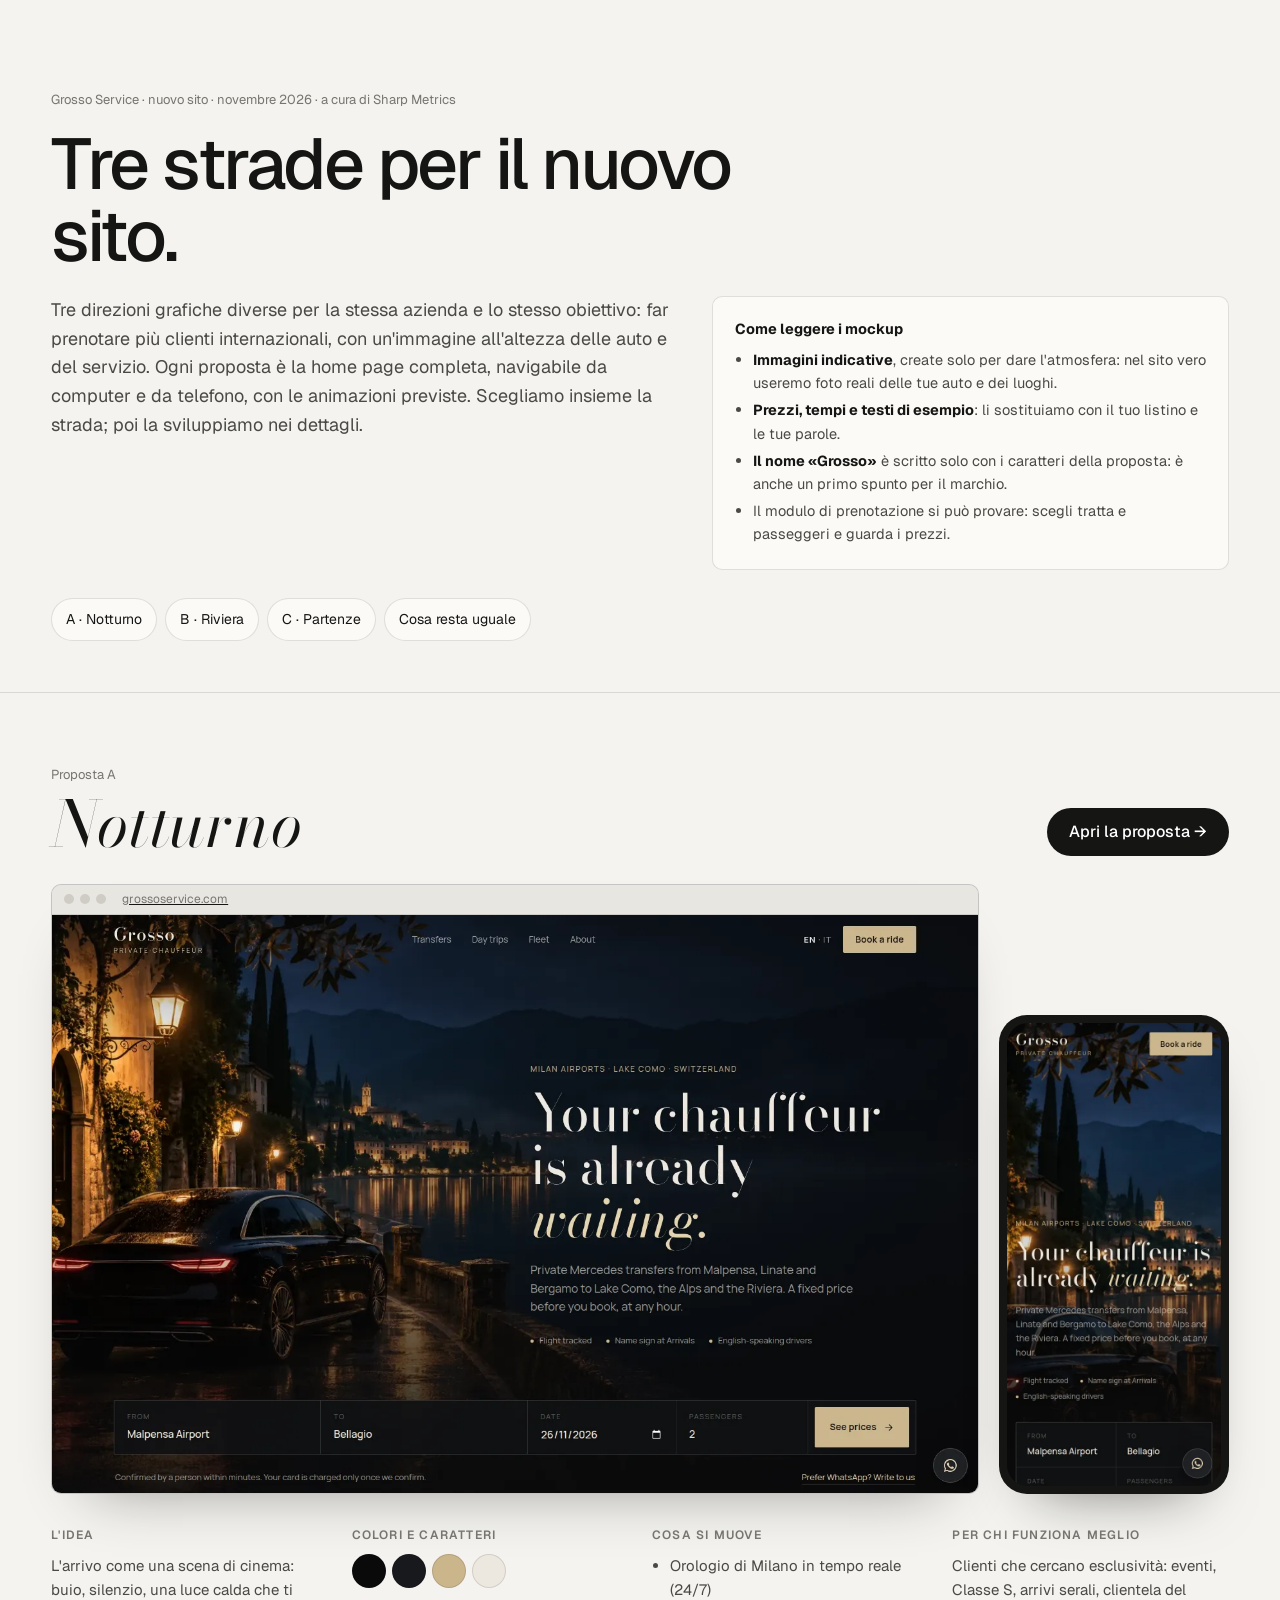
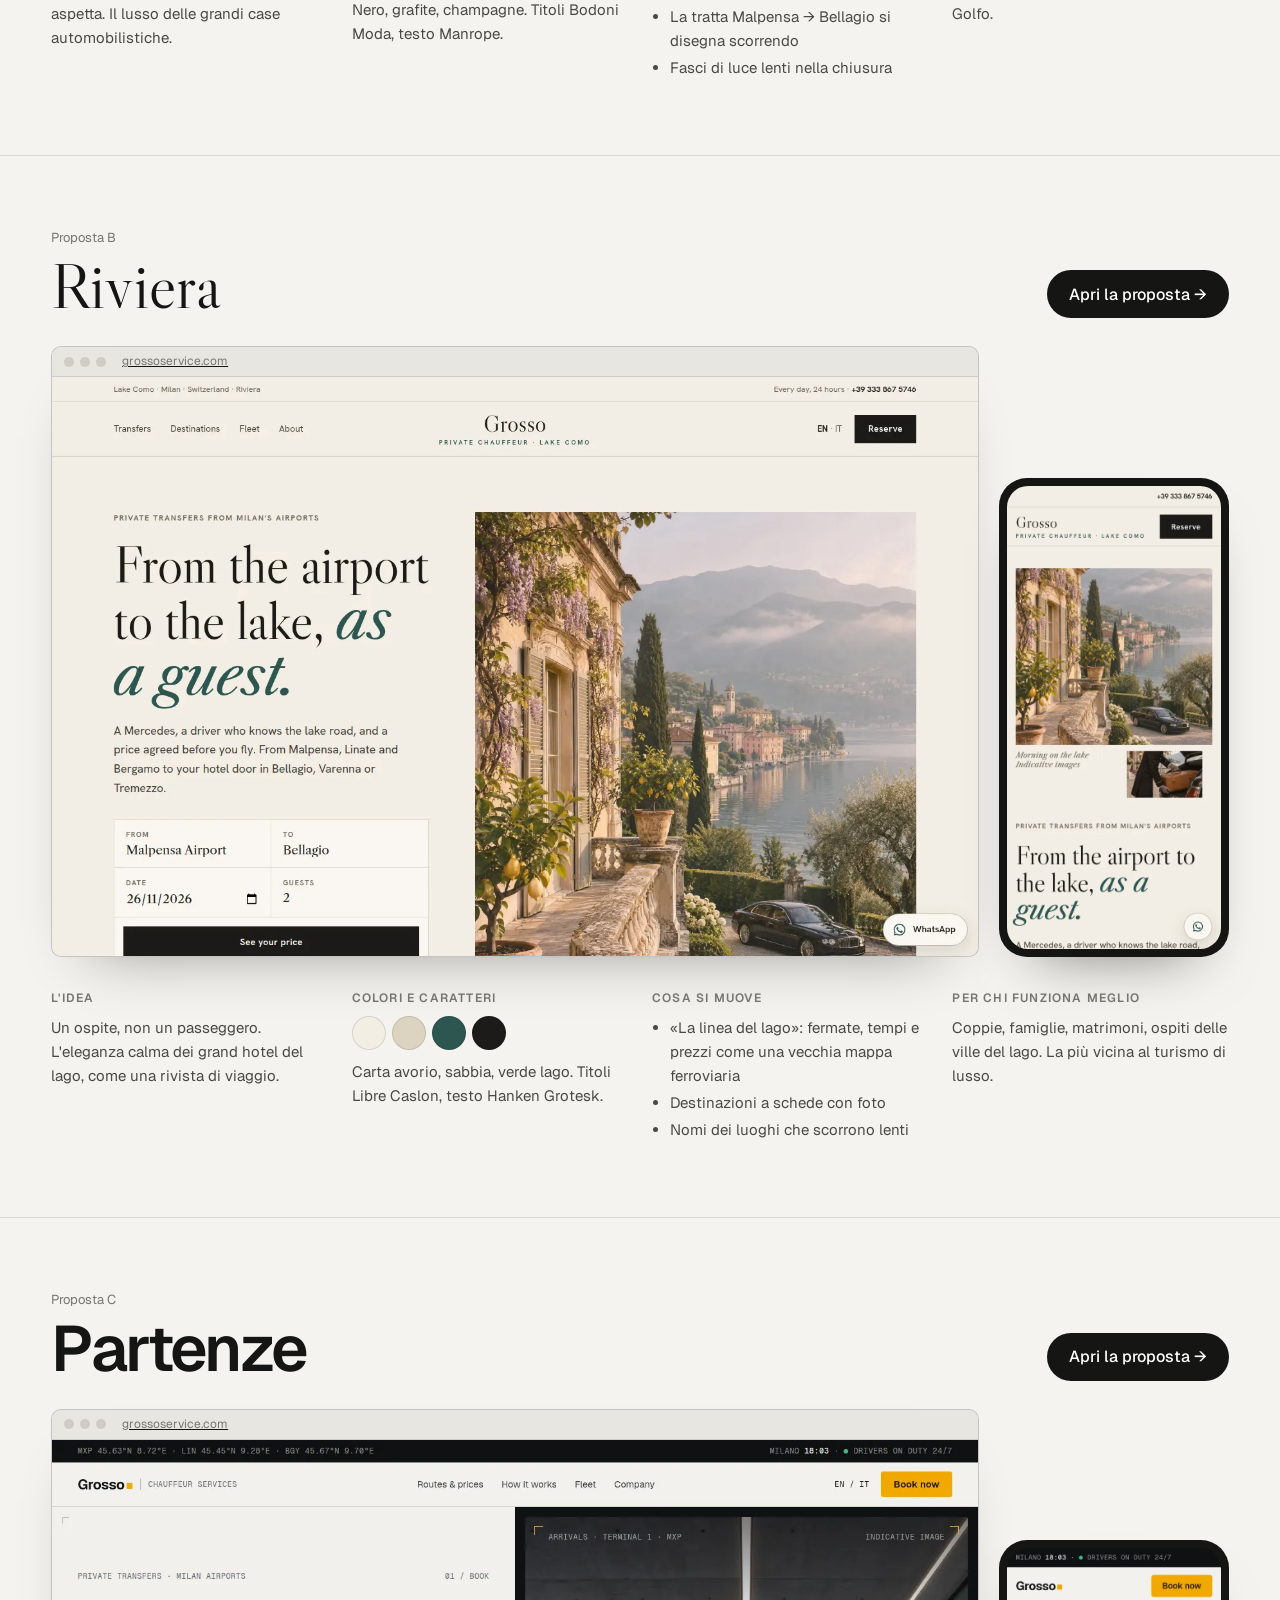
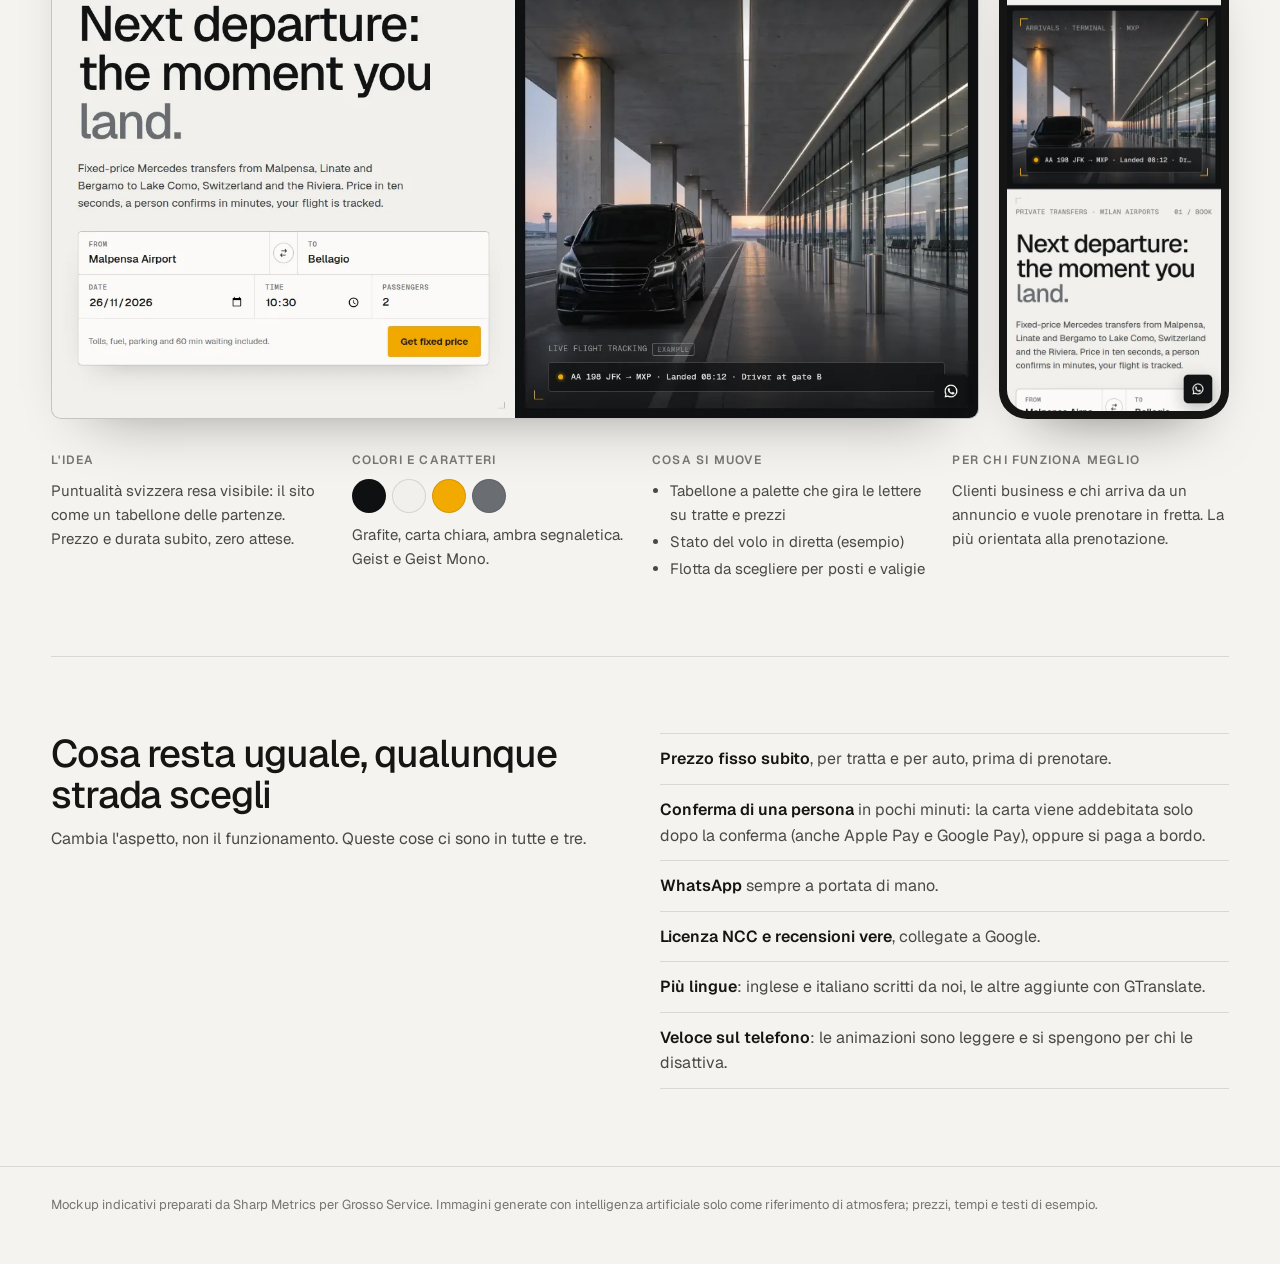
<file: index.html>
<!doctype html>
<html lang="it">
<head>
<meta charset="utf-8">
<meta name="viewport" content="width=device-width, initial-scale=1">
<title>Grosso Service · Proposte di stile</title>
<meta name="robots" content="noindex">
<link rel="preconnect" href="https://fonts.googleapis.com">
<link rel="preconnect" href="https://fonts.gstatic.com" crossorigin>
<link href="https://fonts.googleapis.com/css2?family=Bodoni+Moda:ital,opsz,wght@1,6..96,400&family=Libre+Caslon+Display&family=Geist:wght@400;500;600&display=swap" rel="stylesheet">
<style>
:root {
  --bg: #f4f3ef; --card: #fbfaf7; --ink: #151514; --ink-2: #4a4945; --muted: #77756f; --line: rgba(21, 21, 20, .12);
  --sans: 'Geist', system-ui, sans-serif; --pad: clamp(16px, 4vw, 56px);
}
*, *::before, *::after { box-sizing: border-box; }
body { margin: 0; background: var(--bg); color: var(--ink); font: 400 16px/1.6 var(--sans); -webkit-font-smoothing: antialiased; }
img { display: block; max-width: 100%; }
a { color: inherit; }
.wrap { max-width: 1320px; margin: 0 auto; padding: 0 var(--pad); }
:focus-visible { outline: 2px solid var(--ink); outline-offset: 3px; }

header { padding: clamp(48px, 7vw, 96px) 0 clamp(32px, 4vw, 56px); }
.eyebrow { font-size: 13px; color: var(--muted); margin: 0 0 18px; }
h1 { font-weight: 500; font-size: clamp(40px, 5.6vw, 80px); line-height: 1; letter-spacing: -.035em; margin: 0 0 24px; max-width: 16ch; }
.intro { display: grid; grid-template-columns: minmax(0, 1.2fr) minmax(0, 1fr); gap: 40px; align-items: start; }
.intro p { margin: 0; font-size: 18px; color: var(--ink-2); max-width: 52ch; }
.note { background: var(--card); border: 1px solid var(--line); border-radius: 10px; padding: 20px 22px; font-size: 14.5px; color: var(--ink-2); }
.note b { color: var(--ink); }
.note ul { margin: 8px 0 0; padding-left: 18px; }
.note li { margin: 4px 0; }
@media (max-width: 860px) { .intro { grid-template-columns: minmax(0, 1fr); } }

.jump { display: flex; gap: 8px; flex-wrap: wrap; margin-top: 28px; }
.jump a { padding: 9px 14px; border: 1px solid var(--line); border-radius: 999px; text-decoration: none; font-size: 14px; background: var(--card); }
.jump a:hover { border-color: var(--ink); }

.prop { padding: clamp(40px, 6vw, 72px) 0; border-top: 1px solid var(--line); }
.prop-head { display: flex; justify-content: space-between; align-items: end; gap: 24px; flex-wrap: wrap; margin-bottom: 28px; }
.prop-head .letter { font-size: 13px; color: var(--muted); margin: 0 0 6px; }
.prop-head h2 { margin: 0; font-weight: 400; font-size: clamp(44px, 5vw, 72px); line-height: 1; }
.a h2 { font-family: 'Bodoni Moda', serif; font-style: italic; }
.b h2 { font-family: 'Libre Caslon Display', serif; }
.c h2 { font-family: var(--sans); font-weight: 600; letter-spacing: -.04em; }
.open { display: inline-flex; align-items: center; gap: 10px; min-height: 48px; padding: 0 22px; border-radius: 999px; background: var(--ink); color: #fff; text-decoration: none; font-weight: 500; }
.open:hover { background: #333; }

.shots { display: grid; grid-template-columns: minmax(0, 1fr) 230px; gap: 20px; align-items: end; }
.browser { border-radius: 10px; overflow: hidden; border: 1px solid var(--line); background: #ddd; box-shadow: 0 30px 60px -40px rgba(0,0,0,.45); }
.browser .bar { display: flex; gap: 6px; align-items: center; height: 30px; padding: 0 12px; background: #e8e6e1; border-bottom: 1px solid var(--line); }
.browser .bar i { width: 10px; height: 10px; border-radius: 50%; background: #cfccc5; }
.browser .bar span { margin-left: 10px; font-size: 12px; color: var(--muted); }
.browser img { width: 100%; aspect-ratio: 16 / 10; object-fit: cover; object-position: top; }
.phone { border-radius: 28px; padding: 8px; background: #151514; box-shadow: 0 30px 60px -36px rgba(0,0,0,.55); }
.phone img { border-radius: 21px; width: 100%; aspect-ratio: 390 / 844; object-fit: cover; object-position: top; }
@media (max-width: 760px) { .shots { grid-template-columns: minmax(0, 1fr) 34%; gap: 12px; } .phone { border-radius: 18px; padding: 5px; } .phone img { border-radius: 14px; } }

.facts { display: grid; grid-template-columns: repeat(4, minmax(0, 1fr)); gap: 24px; margin-top: 32px; }
.facts h3 { margin: 0 0 8px; font-size: 12px; font-weight: 600; letter-spacing: .1em; text-transform: uppercase; color: var(--muted); }
.facts p { margin: 0; color: var(--ink-2); font-size: 15px; }
.sw { display: flex; gap: 6px; margin-bottom: 10px; }
.sw i { width: 34px; height: 34px; border-radius: 50%; border: 1px solid var(--line); }
.facts ul { margin: 0; padding-left: 18px; color: var(--ink-2); font-size: 15px; }
.facts li { margin: 3px 0; }
@media (max-width: 960px) { .facts { grid-template-columns: minmax(0, 1fr) minmax(0, 1fr); } }
@media (max-width: 520px) { .facts { grid-template-columns: minmax(0, 1fr); } }

.common { border-top: 1px solid var(--line); padding: clamp(48px, 6vw, 80px) 0; display: grid; grid-template-columns: minmax(0, 1fr) minmax(0, 1fr); gap: 40px; }
.common h2 { margin: 0 0 12px; font-weight: 500; font-size: clamp(30px, 3vw, 42px); letter-spacing: -.03em; line-height: 1.05; }
.common ul { margin: 0; padding: 0; list-style: none; border-top: 1px solid var(--line); }
.common li { padding: 12px 0; border-bottom: 1px solid var(--line); color: var(--ink-2); }
.common li b { color: var(--ink); font-weight: 600; }
@media (max-width: 860px) { .common { grid-template-columns: minmax(0, 1fr); } }
footer { border-top: 1px solid var(--line); padding: 28px 0 48px; font-size: 13px; color: var(--muted); }
</style>
</head>
<body>
<header>
  <div class="wrap">
    <p class="eyebrow">Grosso Service · nuovo sito · novembre 2026 · a cura di Sharp Metrics</p>
    <h1>Tre strade per il nuovo sito.</h1>
    <div class="intro">
      <p>Tre direzioni grafiche diverse per la stessa azienda e lo stesso obiettivo: far prenotare più clienti internazionali, con un'immagine all'altezza delle auto e del servizio. Ogni proposta è la home page completa, navigabile da computer e da telefono, con le animazioni previste. Scegliamo insieme la strada; poi la sviluppiamo nei dettagli.</p>
      <div class="note"><b>Come leggere i mockup</b>
        <ul>
          <li><b>Immagini indicative</b>, create solo per dare l'atmosfera: nel sito vero useremo foto reali delle tue auto e dei luoghi.</li>
          <li><b>Prezzi, tempi e testi di esempio</b>: li sostituiamo con il tuo listino e le tue parole.</li>
          <li><b>Il nome «Grosso»</b> è scritto solo con i caratteri della proposta: è anche un primo spunto per il marchio.</li>
          <li>Il modulo di prenotazione si può provare: scegli tratta e passeggeri e guarda i prezzi.</li>
        </ul>
      </div>
    </div>
    <nav class="jump" aria-label="Proposte"><a href="#a">A · Notturno</a><a href="#b">B · Riviera</a><a href="#c">C · Partenze</a><a href="#uguale">Cosa resta uguale</a></nav>
  </div>
</header>

<main>
  <section class="prop a" id="a" aria-labelledby="ha">
    <div class="wrap">
      <div class="prop-head"><div><p class="letter">Proposta A</p><h2 id="ha">Notturno</h2></div><a class="open" href="a-notturno.html">Apri la proposta →</a></div>
      <div class="shots">
        <a class="browser" href="a-notturno.html" aria-label="Apri la proposta A"><div class="bar"><i></i><i></i><i></i><span>grossoservice.com</span></div><img src="img/anteprime/a-notturno-desktop.webp" alt="Anteprima della proposta A su computer"></a>
        <a class="phone" href="a-notturno.html" aria-label="Apri la proposta A sul telefono"><img src="img/anteprime/a-notturno-mobile.webp" alt="Anteprima della proposta A su telefono"></a>
      </div>
      <div class="facts">
        <div><h3>L'idea</h3><p>L'arrivo come una scena di cinema: buio, silenzio, una luce calda che ti aspetta. Il lusso delle grandi case automobilistiche.</p></div>
        <div><h3>Colori e caratteri</h3><div class="sw" aria-hidden="true"><i style="background:#0a0a0b"></i><i style="background:#18191c"></i><i style="background:#cbb68c"></i><i style="background:#ede8df"></i></div><p>Nero, grafite, champagne. Titoli Bodoni Moda, testo Manrope.</p></div>
        <div><h3>Cosa si muove</h3><ul><li>Orologio di Milano in tempo reale (24/7)</li><li>La tratta Malpensa → Bellagio si disegna scorrendo</li><li>Fasci di luce lenti nella chiusura</li></ul></div>
        <div><h3>Per chi funziona meglio</h3><p>Clienti che cercano esclusività: eventi, Classe S, arrivi serali, clientela del Golfo.</p></div>
      </div>
    </div>
  </section>

  <section class="prop b" id="b" aria-labelledby="hb">
    <div class="wrap">
      <div class="prop-head"><div><p class="letter">Proposta B</p><h2 id="hb">Riviera</h2></div><a class="open" href="b-riviera.html">Apri la proposta →</a></div>
      <div class="shots">
        <a class="browser" href="b-riviera.html" aria-label="Apri la proposta B"><div class="bar"><i></i><i></i><i></i><span>grossoservice.com</span></div><img src="img/anteprime/b-riviera-desktop.webp" alt="Anteprima della proposta B su computer" loading="lazy"></a>
        <a class="phone" href="b-riviera.html" aria-label="Apri la proposta B sul telefono"><img src="img/anteprime/b-riviera-mobile.webp" alt="Anteprima della proposta B su telefono" loading="lazy"></a>
      </div>
      <div class="facts">
        <div><h3>L'idea</h3><p>Un ospite, non un passeggero. L'eleganza calma dei grand hotel del lago, come una rivista di viaggio.</p></div>
        <div><h3>Colori e caratteri</h3><div class="sw" aria-hidden="true"><i style="background:#f3eee4"></i><i style="background:#ddd3c1"></i><i style="background:#2d5651"></i><i style="background:#1c1b19"></i></div><p>Carta avorio, sabbia, verde lago. Titoli Libre Caslon, testo Hanken Grotesk.</p></div>
        <div><h3>Cosa si muove</h3><ul><li>«La linea del lago»: fermate, tempi e prezzi come una vecchia mappa ferroviaria</li><li>Destinazioni a schede con foto</li><li>Nomi dei luoghi che scorrono lenti</li></ul></div>
        <div><h3>Per chi funziona meglio</h3><p>Coppie, famiglie, matrimoni, ospiti delle ville del lago. La più vicina al turismo di lusso.</p></div>
      </div>
    </div>
  </section>

  <section class="prop c" id="c" aria-labelledby="hc">
    <div class="wrap">
      <div class="prop-head"><div><p class="letter">Proposta C</p><h2 id="hc">Partenze</h2></div><a class="open" href="c-partenze.html">Apri la proposta →</a></div>
      <div class="shots">
        <a class="browser" href="c-partenze.html" aria-label="Apri la proposta C"><div class="bar"><i></i><i></i><i></i><span>grossoservice.com</span></div><img src="img/anteprime/c-partenze-desktop.webp" alt="Anteprima della proposta C su computer" loading="lazy"></a>
        <a class="phone" href="c-partenze.html" aria-label="Apri la proposta C sul telefono"><img src="img/anteprime/c-partenze-mobile.webp" alt="Anteprima della proposta C su telefono" loading="lazy"></a>
      </div>
      <div class="facts">
        <div><h3>L'idea</h3><p>Puntualità svizzera resa visibile: il sito come un tabellone delle partenze. Prezzo e durata subito, zero attese.</p></div>
        <div><h3>Colori e caratteri</h3><div class="sw" aria-hidden="true"><i style="background:#0f1012"></i><i style="background:#f1f0ec"></i><i style="background:#f2a900"></i><i style="background:#6a6d72"></i></div><p>Grafite, carta chiara, ambra segnaletica. Geist e Geist Mono.</p></div>
        <div><h3>Cosa si muove</h3><ul><li>Tabellone a palette che gira le lettere su tratte e prezzi</li><li>Stato del volo in diretta (esempio)</li><li>Flotta da scegliere per posti e valigie</li></ul></div>
        <div><h3>Per chi funziona meglio</h3><p>Clienti business e chi arriva da un annuncio e vuole prenotare in fretta. La più orientata alla prenotazione.</p></div>
      </div>
    </div>
  </section>

  <section class="wrap" id="uguale" aria-labelledby="hu">
    <div class="common">
      <div><h2 id="hu">Cosa resta uguale, qualunque strada scegli</h2><p style="color:var(--ink-2);margin:0">Cambia l'aspetto, non il funzionamento. Queste cose ci sono in tutte e tre.</p></div>
      <ul>
        <li><b>Prezzo fisso subito</b>, per tratta e per auto, prima di prenotare.</li>
        <li><b>Conferma di una persona</b> in pochi minuti: la carta viene addebitata solo dopo la conferma (anche Apple Pay e Google Pay), oppure si paga a bordo.</li>
        <li><b>WhatsApp</b> sempre a portata di mano.</li>
        <li><b>Licenza NCC e recensioni vere</b>, collegate a Google.</li>
        <li><b>Più lingue</b>: inglese e italiano scritti da noi, le altre aggiunte con GTranslate.</li>
        <li><b>Veloce sul telefono</b>: le animazioni sono leggere e si spengono per chi le disattiva.</li>
      </ul>
    </div>
  </section>
</main>

<footer><div class="wrap">Mockup indicativi preparati da Sharp Metrics per Grosso Service. Immagini generate con intelligenza artificiale solo come riferimento di atmosfera; prezzi, tempi e testi di esempio.</div></footer>
</body>
</html>
</file>
